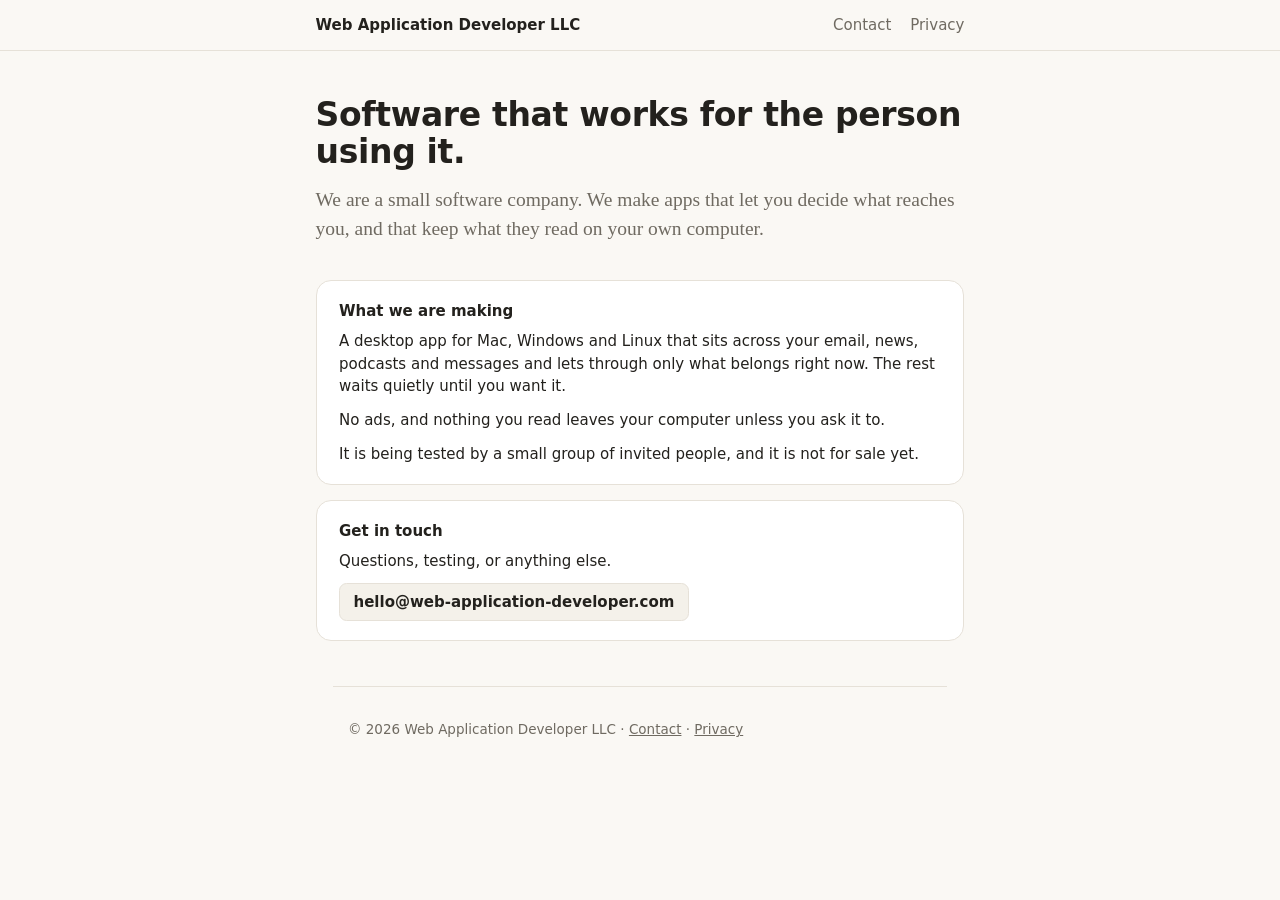
<file: index.html>
<!doctype html>
<html lang="en">
<head>
  <meta charset="utf-8">
  <meta name="viewport" content="width=device-width, initial-scale=1">
  <title>Web Application Developer LLC</title>
  <meta name="description" content="Web Application Developer LLC makes software that lets people decide what reaches them, and keeps what it reads on their own computer.">
  <link rel="stylesheet" href="style.css">
</head>
<body>
  <header class="frame">
    <div>
      <a class="name" href="index.html">Web Application Developer LLC</a>
      <nav>
        <a href="index.html#contact">Contact</a>
        <a href="privacy.html">Privacy</a>
      </nav>
    </div>
  </header>

  <main>
    <h1>Software that works for the person using it.</h1>
    <p class="lede">We are a small software company. We make apps that let you decide what reaches you, and that keep what they read on your own computer.</p>

    <section class="panel">
      <h2>What we are making</h2>
      <p>A desktop app for Mac, Windows and Linux that sits across your email, news, podcasts and messages and lets through only what belongs right now. The rest waits quietly until you want it.</p>
      <p>No ads, and nothing you read leaves your computer unless you ask it to.</p>
      <p>It is being tested by a small group of invited people, and it is not for sale yet.</p>
    </section>

    <section class="panel" id="contact">
      <h2>Get in touch</h2>
      <p>Questions, testing, or anything else.</p>
      <p><a class="button" href="mailto:hello@web-application-developer.com">hello@web-application-developer.com</a></p>
      <!--
        Add the business address here once it matches the D-U-N-S record exactly:
      <p>Street<br>City, State ZIP<br>United States</p>
      -->
    </section>
  </main>

  <footer>
    <p>© 2026 Web Application Developer LLC · <a href="index.html#contact">Contact</a> · <a href="privacy.html">Privacy</a></p>
  </footer>
</body>
</html>
</file>
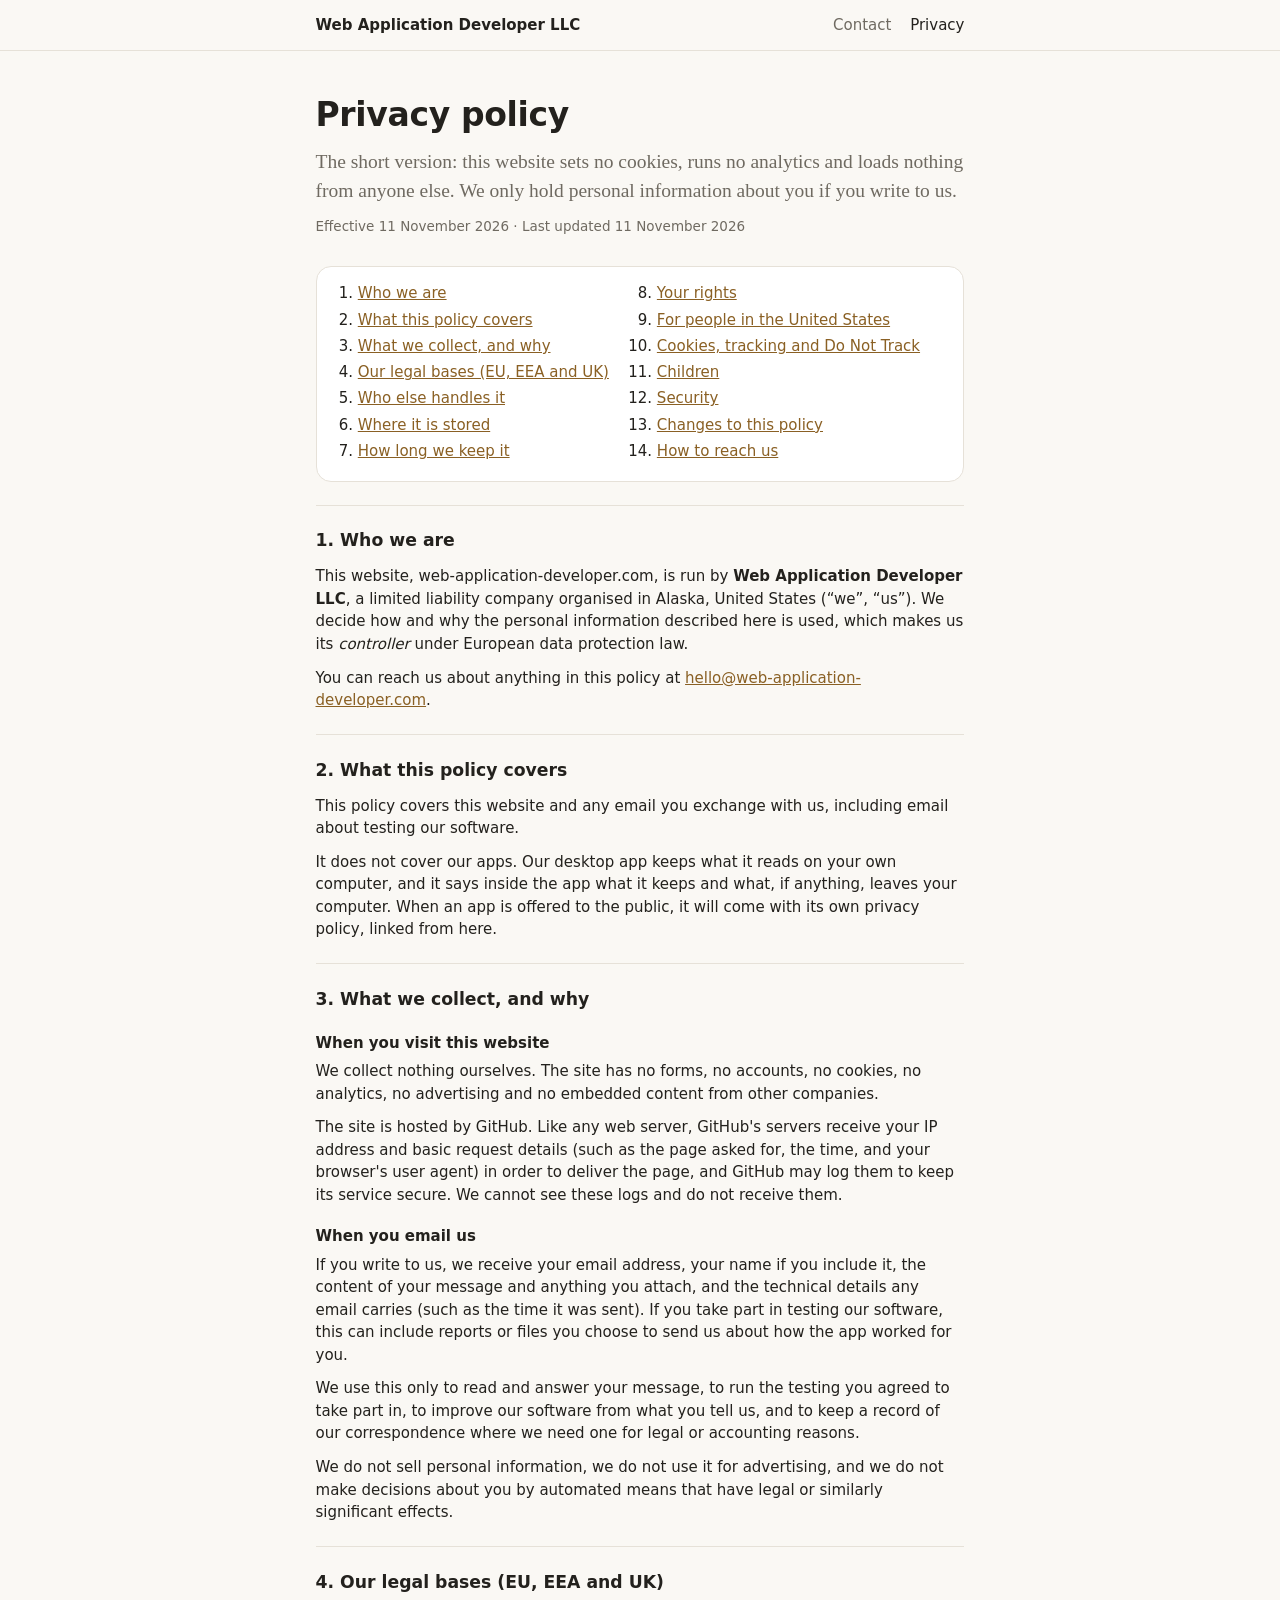
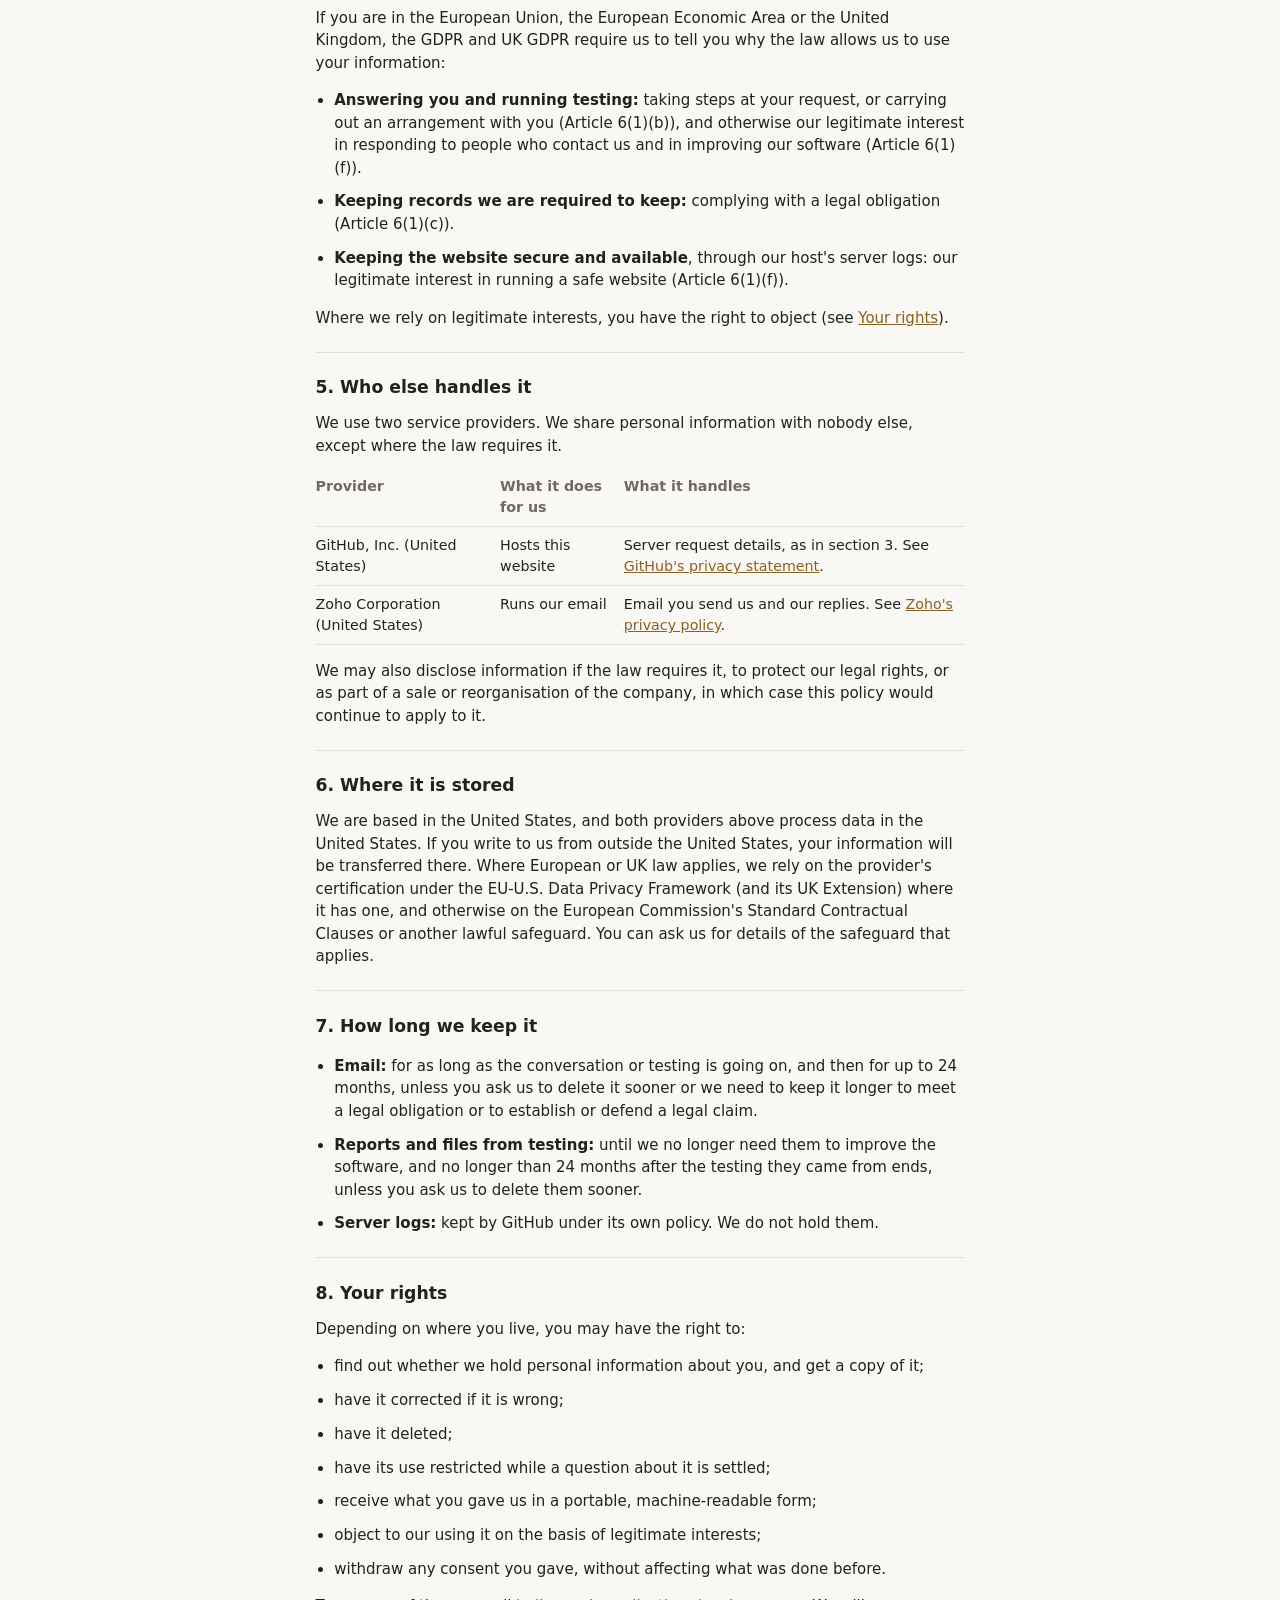
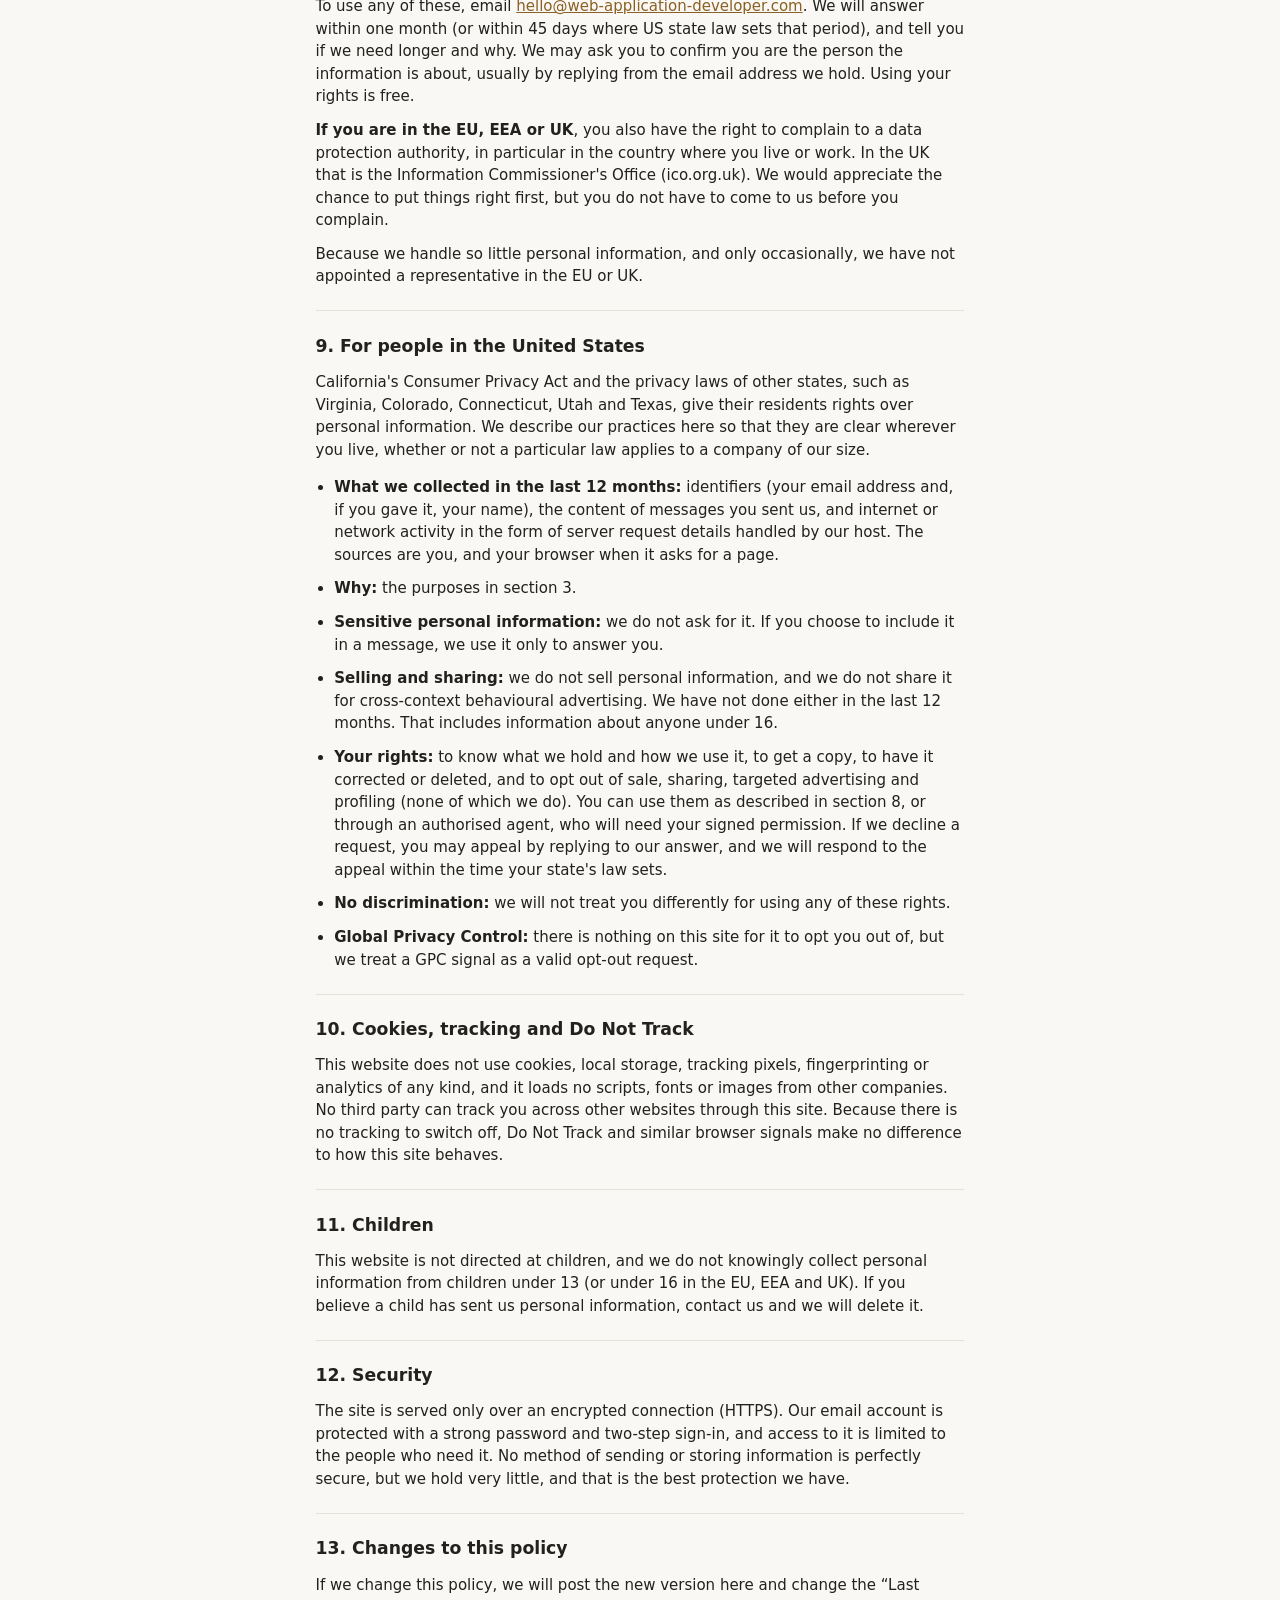
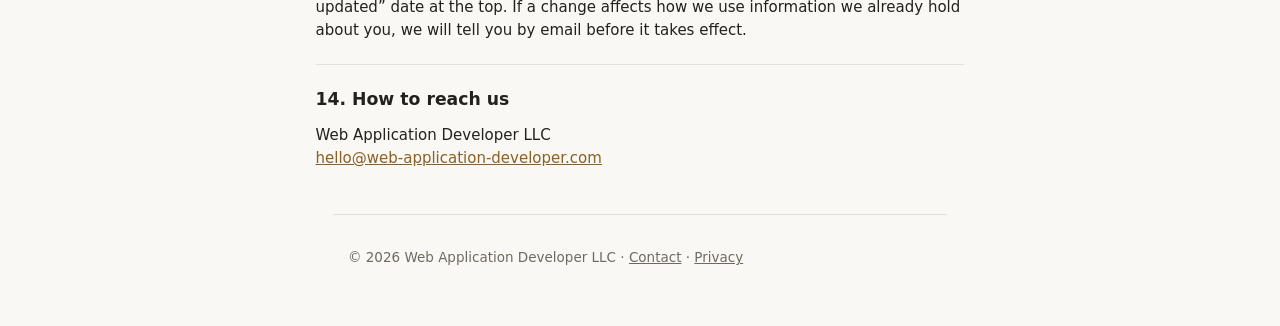
<file: privacy.html>
<!doctype html>
<html lang="en">
<head>
  <meta charset="utf-8">
  <meta name="viewport" content="width=device-width, initial-scale=1">
  <title>Privacy policy · Web Application Developer LLC</title>
  <meta name="description" content="How Web Application Developer LLC handles personal information on this website and when you write to us.">
  <link rel="stylesheet" href="style.css">
</head>
<body>
  <header class="frame">
    <div>
      <a class="name" href="index.html">Web Application Developer LLC</a>
      <nav>
        <a href="index.html#contact">Contact</a>
        <a href="privacy.html" aria-current="page">Privacy</a>
      </nav>
    </div>
  </header>

  <main class="policy">
    <h1>Privacy policy</h1>
    <p class="lede">The short version: this website sets no cookies, runs no analytics and loads nothing from anyone else. We only hold personal information about you if you write to us.</p>
    <p class="dates">Effective 11 November 2026 · Last updated 11 November 2026</p>

    <nav class="toc" aria-label="On this page">
      <ol>
        <li><a href="#who">Who we are</a></li>
        <li><a href="#scope">What this policy covers</a></li>
        <li><a href="#collect">What we collect, and why</a></li>
        <li><a href="#basis">Our legal bases (EU, EEA and UK)</a></li>
        <li><a href="#share">Who else handles it</a></li>
        <li><a href="#transfers">Where it is stored</a></li>
        <li><a href="#retention">How long we keep it</a></li>
        <li><a href="#rights">Your rights</a></li>
        <li><a href="#us">For people in the United States</a></li>
        <li><a href="#cookies">Cookies, tracking and Do Not Track</a></li>
        <li><a href="#children">Children</a></li>
        <li><a href="#security">Security</a></li>
        <li><a href="#changes">Changes to this policy</a></li>
        <li><a href="#contact-us">How to reach us</a></li>
      </ol>
    </nav>

    <section id="who">
      <h2>1. Who we are</h2>
      <p>This website, web-application-developer.com, is run by <strong>Web Application Developer LLC</strong>, a limited liability company organised in Alaska, United States (“we”, “us”). We decide how and why the personal information described here is used, which makes us its <em>controller</em> under European data protection law.</p>
      <p>You can reach us about anything in this policy at <a href="mailto:hello@web-application-developer.com">hello@web-application-developer.com</a>.</p>
      <!--
        Add the company's postal address here once it matches the D-U-N-S record:
      <p>Postal address: Street, City, Alaska ZIP, United States.</p>
      -->
    </section>

    <section id="scope">
      <h2>2. What this policy covers</h2>
      <p>This policy covers this website and any email you exchange with us, including email about testing our software.</p>
      <p>It does not cover our apps. Our desktop app keeps what it reads on your own computer, and it says inside the app what it keeps and what, if anything, leaves your computer. When an app is offered to the public, it will come with its own privacy policy, linked from here.</p>
    </section>

    <section id="collect">
      <h2>3. What we collect, and why</h2>

      <h3>When you visit this website</h3>
      <p>We collect nothing ourselves. The site has no forms, no accounts, no cookies, no analytics, no advertising and no embedded content from other companies.</p>
      <p>The site is hosted by GitHub. Like any web server, GitHub's servers receive your IP address and basic request details (such as the page asked for, the time, and your browser's user agent) in order to deliver the page, and GitHub may log them to keep its service secure. We cannot see these logs and do not receive them.</p>

      <h3>When you email us</h3>
      <p>If you write to us, we receive your email address, your name if you include it, the content of your message and anything you attach, and the technical details any email carries (such as the time it was sent). If you take part in testing our software, this can include reports or files you choose to send us about how the app worked for you.</p>
      <p>We use this only to read and answer your message, to run the testing you agreed to take part in, to improve our software from what you tell us, and to keep a record of our correspondence where we need one for legal or accounting reasons.</p>

      <p>We do not sell personal information, we do not use it for advertising, and we do not make decisions about you by automated means that have legal or similarly significant effects.</p>
    </section>

    <section id="basis">
      <h2>4. Our legal bases (EU, EEA and UK)</h2>
      <p>If you are in the European Union, the European Economic Area or the United Kingdom, the GDPR and UK GDPR require us to tell you why the law allows us to use your information:</p>
      <ul>
        <li><strong>Answering you and running testing:</strong> taking steps at your request, or carrying out an arrangement with you (Article 6(1)(b)), and otherwise our legitimate interest in responding to people who contact us and in improving our software (Article 6(1)(f)).</li>
        <li><strong>Keeping records we are required to keep:</strong> complying with a legal obligation (Article 6(1)(c)).</li>
        <li><strong>Keeping the website secure and available</strong>, through our host's server logs: our legitimate interest in running a safe website (Article 6(1)(f)).</li>
      </ul>
      <p>Where we rely on legitimate interests, you have the right to object (see <a href="#rights">Your rights</a>).</p>
    </section>

    <section id="share">
      <h2>5. Who else handles it</h2>
      <p>We use two service providers. We share personal information with nobody else, except where the law requires it.</p>
      <table>
        <thead>
          <tr><th>Provider</th><th>What it does for us</th><th>What it handles</th></tr>
        </thead>
        <tbody>
          <tr>
            <td>GitHub, Inc. (United States)</td>
            <td>Hosts this website</td>
            <td>Server request details, as in section 3. See <a href="https://docs.github.com/en/site-policy/privacy-policies/github-general-privacy-statement">GitHub's privacy statement</a>.</td>
          </tr>
          <tr>
            <td>Zoho Corporation (United States)</td>
            <td>Runs our email</td>
            <td>Email you send us and our replies. See <a href="https://www.zoho.com/privacy.html">Zoho's privacy policy</a>.</td>
          </tr>
        </tbody>
      </table>
      <p>We may also disclose information if the law requires it, to protect our legal rights, or as part of a sale or reorganisation of the company, in which case this policy would continue to apply to it.</p>
    </section>

    <section id="transfers">
      <h2>6. Where it is stored</h2>
      <p>We are based in the United States, and both providers above process data in the United States. If you write to us from outside the United States, your information will be transferred there. Where European or UK law applies, we rely on the provider's certification under the EU-U.S. Data Privacy Framework (and its UK Extension) where it has one, and otherwise on the European Commission's Standard Contractual Clauses or another lawful safeguard. You can ask us for details of the safeguard that applies.</p>
    </section>

    <section id="retention">
      <h2>7. How long we keep it</h2>
      <ul>
        <li><strong>Email:</strong> for as long as the conversation or testing is going on, and then for up to 24 months, unless you ask us to delete it sooner or we need to keep it longer to meet a legal obligation or to establish or defend a legal claim.</li>
        <li><strong>Reports and files from testing:</strong> until we no longer need them to improve the software, and no longer than 24 months after the testing they came from ends, unless you ask us to delete them sooner.</li>
        <li><strong>Server logs:</strong> kept by GitHub under its own policy. We do not hold them.</li>
      </ul>
    </section>

    <section id="rights">
      <h2>8. Your rights</h2>
      <p>Depending on where you live, you may have the right to:</p>
      <ul>
        <li>find out whether we hold personal information about you, and get a copy of it;</li>
        <li>have it corrected if it is wrong;</li>
        <li>have it deleted;</li>
        <li>have its use restricted while a question about it is settled;</li>
        <li>receive what you gave us in a portable, machine-readable form;</li>
        <li>object to our using it on the basis of legitimate interests;</li>
        <li>withdraw any consent you gave, without affecting what was done before.</li>
      </ul>
      <p>To use any of these, email <a href="mailto:hello@web-application-developer.com">hello@web-application-developer.com</a>. We will answer within one month (or within 45 days where US state law sets that period), and tell you if we need longer and why. We may ask you to confirm you are the person the information is about, usually by replying from the email address we hold. Using your rights is free.</p>
      <p><strong>If you are in the EU, EEA or UK</strong>, you also have the right to complain to a data protection authority, in particular in the country where you live or work. In the UK that is the Information Commissioner's Office (ico.org.uk). We would appreciate the chance to put things right first, but you do not have to come to us before you complain.</p>
      <p>Because we handle so little personal information, and only occasionally, we have not appointed a representative in the EU or UK.</p>
    </section>

    <section id="us">
      <h2>9. For people in the United States</h2>
      <p>California's Consumer Privacy Act and the privacy laws of other states, such as Virginia, Colorado, Connecticut, Utah and Texas, give their residents rights over personal information. We describe our practices here so that they are clear wherever you live, whether or not a particular law applies to a company of our size.</p>
      <ul>
        <li><strong>What we collected in the last 12 months:</strong> identifiers (your email address and, if you gave it, your name), the content of messages you sent us, and internet or network activity in the form of server request details handled by our host. The sources are you, and your browser when it asks for a page.</li>
        <li><strong>Why:</strong> the purposes in section 3.</li>
        <li><strong>Sensitive personal information:</strong> we do not ask for it. If you choose to include it in a message, we use it only to answer you.</li>
        <li><strong>Selling and sharing:</strong> we do not sell personal information, and we do not share it for cross-context behavioural advertising. We have not done either in the last 12 months. That includes information about anyone under 16.</li>
        <li><strong>Your rights:</strong> to know what we hold and how we use it, to get a copy, to have it corrected or deleted, and to opt out of sale, sharing, targeted advertising and profiling (none of which we do). You can use them as described in section 8, or through an authorised agent, who will need your signed permission. If we decline a request, you may appeal by replying to our answer, and we will respond to the appeal within the time your state's law sets.</li>
        <li><strong>No discrimination:</strong> we will not treat you differently for using any of these rights.</li>
        <li><strong>Global Privacy Control:</strong> there is nothing on this site for it to opt you out of, but we treat a GPC signal as a valid opt-out request.</li>
      </ul>
    </section>

    <section id="cookies">
      <h2>10. Cookies, tracking and Do Not Track</h2>
      <p>This website does not use cookies, local storage, tracking pixels, fingerprinting or analytics of any kind, and it loads no scripts, fonts or images from other companies. No third party can track you across other websites through this site. Because there is no tracking to switch off, Do Not Track and similar browser signals make no difference to how this site behaves.</p>
    </section>

    <section id="children">
      <h2>11. Children</h2>
      <p>This website is not directed at children, and we do not knowingly collect personal information from children under 13 (or under 16 in the EU, EEA and UK). If you believe a child has sent us personal information, contact us and we will delete it.</p>
    </section>

    <section id="security">
      <h2>12. Security</h2>
      <p>The site is served only over an encrypted connection (HTTPS). Our email account is protected with a strong password and two-step sign-in, and access to it is limited to the people who need it. No method of sending or storing information is perfectly secure, but we hold very little, and that is the best protection we have.</p>
    </section>

    <section id="changes">
      <h2>13. Changes to this policy</h2>
      <p>If we change this policy, we will post the new version here and change the “Last updated” date at the top. If a change affects how we use information we already hold about you, we will tell you by email before it takes effect.</p>
    </section>

    <section id="contact-us">
      <h2>14. How to reach us</h2>
      <p>Web Application Developer LLC<br>
      <a href="mailto:hello@web-application-developer.com">hello@web-application-developer.com</a></p>
    </section>
  </main>

  <footer>
    <p>© 2026 Web Application Developer LLC · <a href="index.html#contact">Contact</a> · <a href="privacy.html">Privacy</a></p>
  </footer>
</body>
</html>
</file>
<file: style.css>
/*
 * The app's default look ("Match the system"): its palette, faces and scales,
 * copied from packages/themes/presets.json and app/src/theme.ts in the
 * filter-everything repository, so arriving here from the app is not a jolt.
 */
:root {
  --bg: #faf8f4;
  --panel: #ffffff;
  --text: #23211d;
  --muted: #6f6a61;
  --accent: #8a6024;
  --line: #e6e1d8;
  --control: #f4f1ea;

  --sans: ui-sans-serif, -apple-system, "Segoe UI", system-ui, sans-serif;
  --serif: ui-serif, Charter, "Iowan Old Style", Georgia, serif;

  --r-md: 0.5rem;
  --r-lg: 1rem;
  --measure: 68ch;

  color-scheme: light dark;
}

@media (prefers-color-scheme: dark) {
  :root {
    --bg: #12110f;
    --panel: #1b1a17;
    --text: #ece8e1;
    --muted: #928c82;
    --accent: #d8a657;
    --line: #2b2926;
    --control: #21201d;
  }
}

* { box-sizing: border-box; }

html { font-size: 15px; }

body {
  margin: 0;
  background: var(--bg);
  color: var(--text);
  font-family: var(--sans);
  line-height: 1.5;
}

.frame {
  border-bottom: 1px solid var(--line);
}

.frame div,
main,
footer {
  max-width: calc(var(--measure) + 2rem);
  margin: 0 auto;
  padding: 0 1rem;
}

.frame div {
  padding-top: 0.9rem;
  padding-bottom: 0.9rem;
}

.frame div {
  display: flex;
  flex-wrap: wrap;
  align-items: baseline;
  justify-content: space-between;
  gap: 0.5rem 1.5rem;
}

.frame a {
  color: var(--text);
  text-decoration: none;
}

.frame .name { font-weight: 600; }

.frame nav {
  display: flex;
  gap: 1.25rem;
}

.frame nav a { color: var(--muted); }

.frame nav a:hover,
.frame nav a[aria-current="page"] { color: var(--text); }

main { padding-top: 3rem; }

h1 {
  font-size: 2.2rem;
  line-height: 1.15;
  letter-spacing: -0.01em;
  margin: 0 0 1rem;
}

h2 {
  font-size: 1rem;
  margin: 0 0 0.5rem;
}

.lede {
  font-family: var(--serif);
  font-size: 1.3rem;
  line-height: 1.45;
  color: var(--muted);
  margin: 0 0 2.5rem;
}

.panel {
  background: var(--panel);
  border: 1px solid var(--line);
  border-radius: var(--r-lg);
  padding: 1.25rem 1.5rem;
  margin: 0 0 1rem;
}

.panel p { margin: 0 0 0.75rem; }
.panel p:last-child { margin-bottom: 0; }

a { color: var(--accent); }

.button {
  display: inline-block;
  padding: 0.45rem 0.9rem;
  border: 1px solid var(--line);
  border-radius: var(--r-md);
  background: var(--control);
  color: var(--text);
  text-decoration: none;
  font-weight: 600;
}

.button:hover { border-color: var(--accent); }

.policy .lede { margin-bottom: 0.75rem; }

.policy .dates {
  color: var(--muted);
  font-size: 0.9rem;
  margin: 0 0 2rem;
}

.policy section {
  border-top: 1px solid var(--line);
  padding-top: 1.5rem;
  margin-top: 1.5rem;
}

.policy h2 { font-size: 1.15rem; margin-bottom: 0.75rem; }
.policy h3 { font-size: 1rem; margin: 1.25rem 0 0.4rem; }
.policy p, .policy li { margin: 0 0 0.75rem; }
.policy ul { padding-left: 1.25rem; }

.toc {
  background: var(--panel);
  border: 1px solid var(--line);
  border-radius: var(--r-lg);
  padding: 1rem 1.5rem;
}

.toc ol {
  margin: 0;
  padding-left: 1.25rem;
  columns: 2 16rem;
}

.toc li { margin: 0 0 0.25rem; }

table {
  width: 100%;
  border-collapse: collapse;
  margin: 0 0 1rem;
  font-size: 0.95rem;
}

th, td {
  text-align: left;
  vertical-align: top;
  padding: 0.5rem 0.75rem 0.5rem 0;
  border-bottom: 1px solid var(--line);
}

th { color: var(--muted); font-weight: 600; }

@media (max-width: 36rem) {
  table, thead, tbody, tr, th, td { display: block; }
  thead { display: none; }
  td { border: 0; padding: 0.15rem 0; }
  tr { border-bottom: 1px solid var(--line); padding: 0.5rem 0; }
}

footer {
  margin-top: 3rem;
  padding-top: 1.25rem;
  padding-bottom: 3rem;
  border-top: 1px solid var(--line);
  color: var(--muted);
  font-size: 0.9rem;
}

footer a { color: var(--muted); }
</file>
